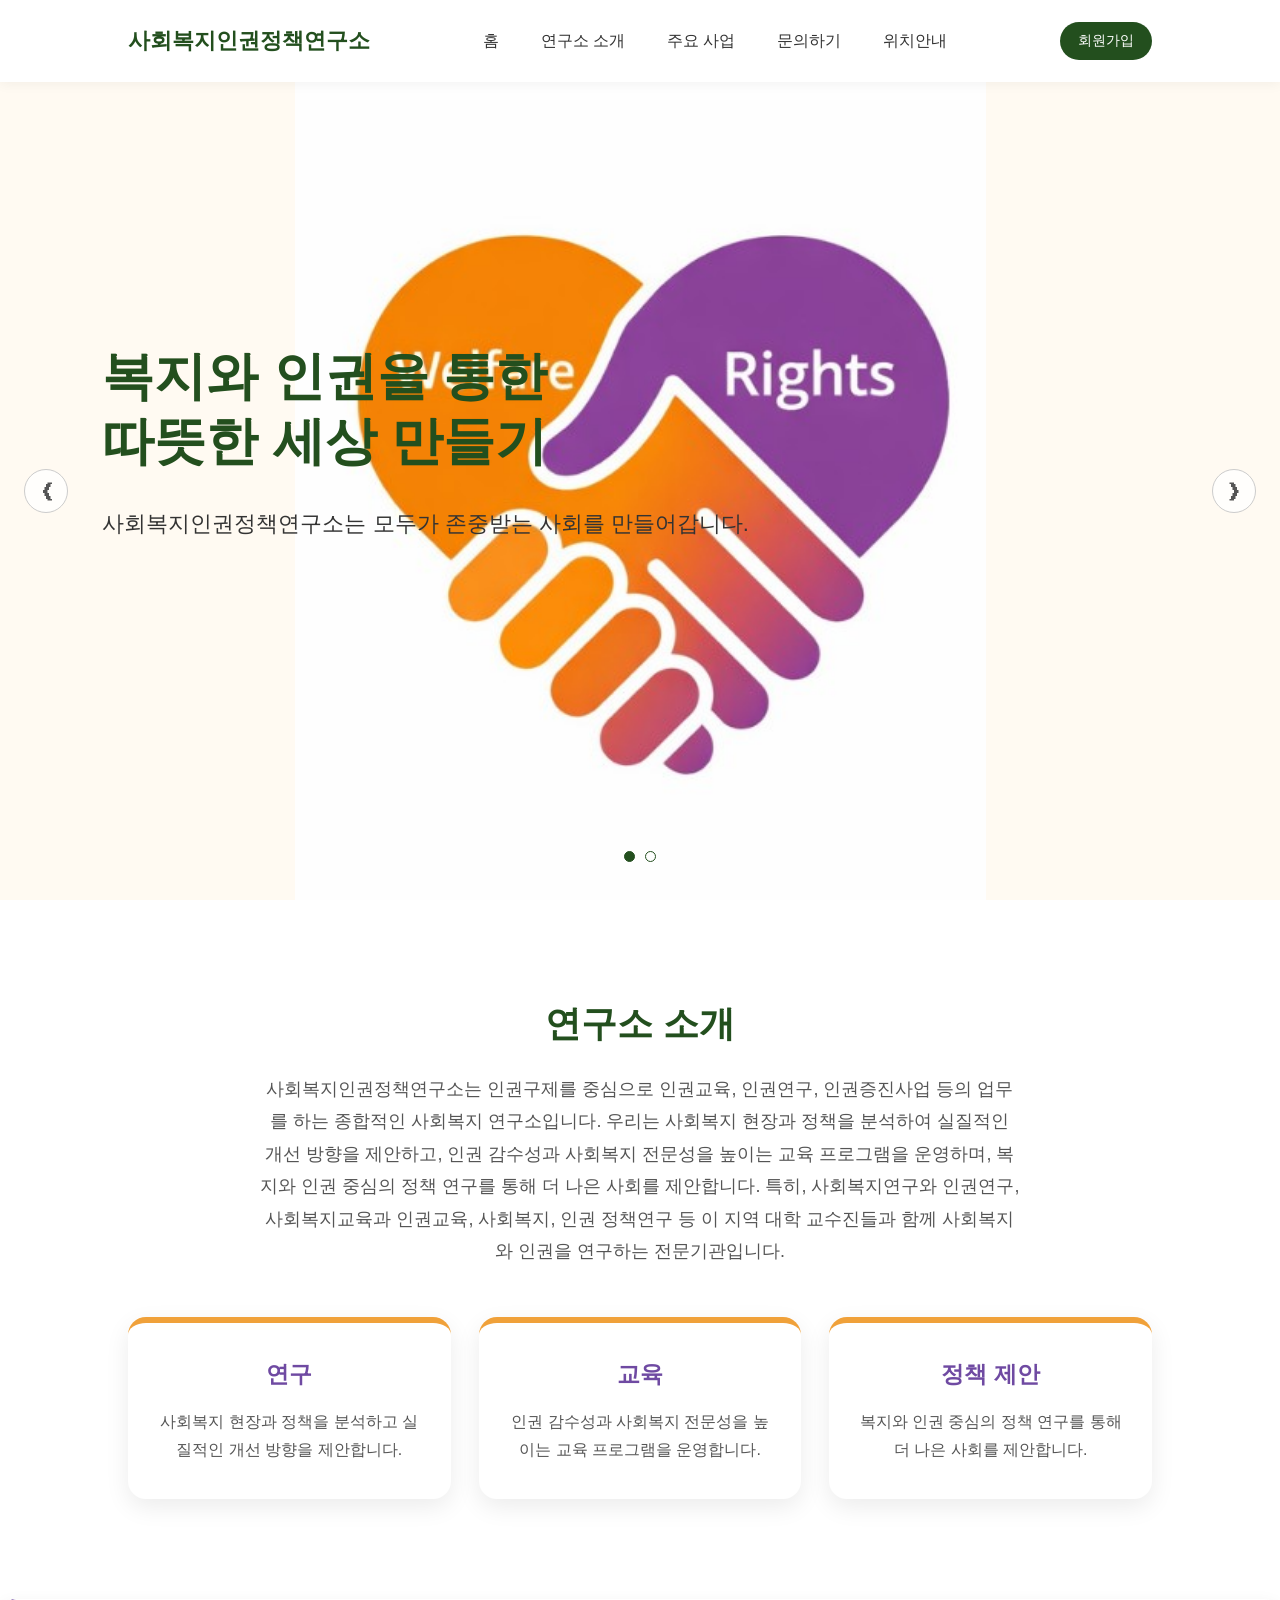
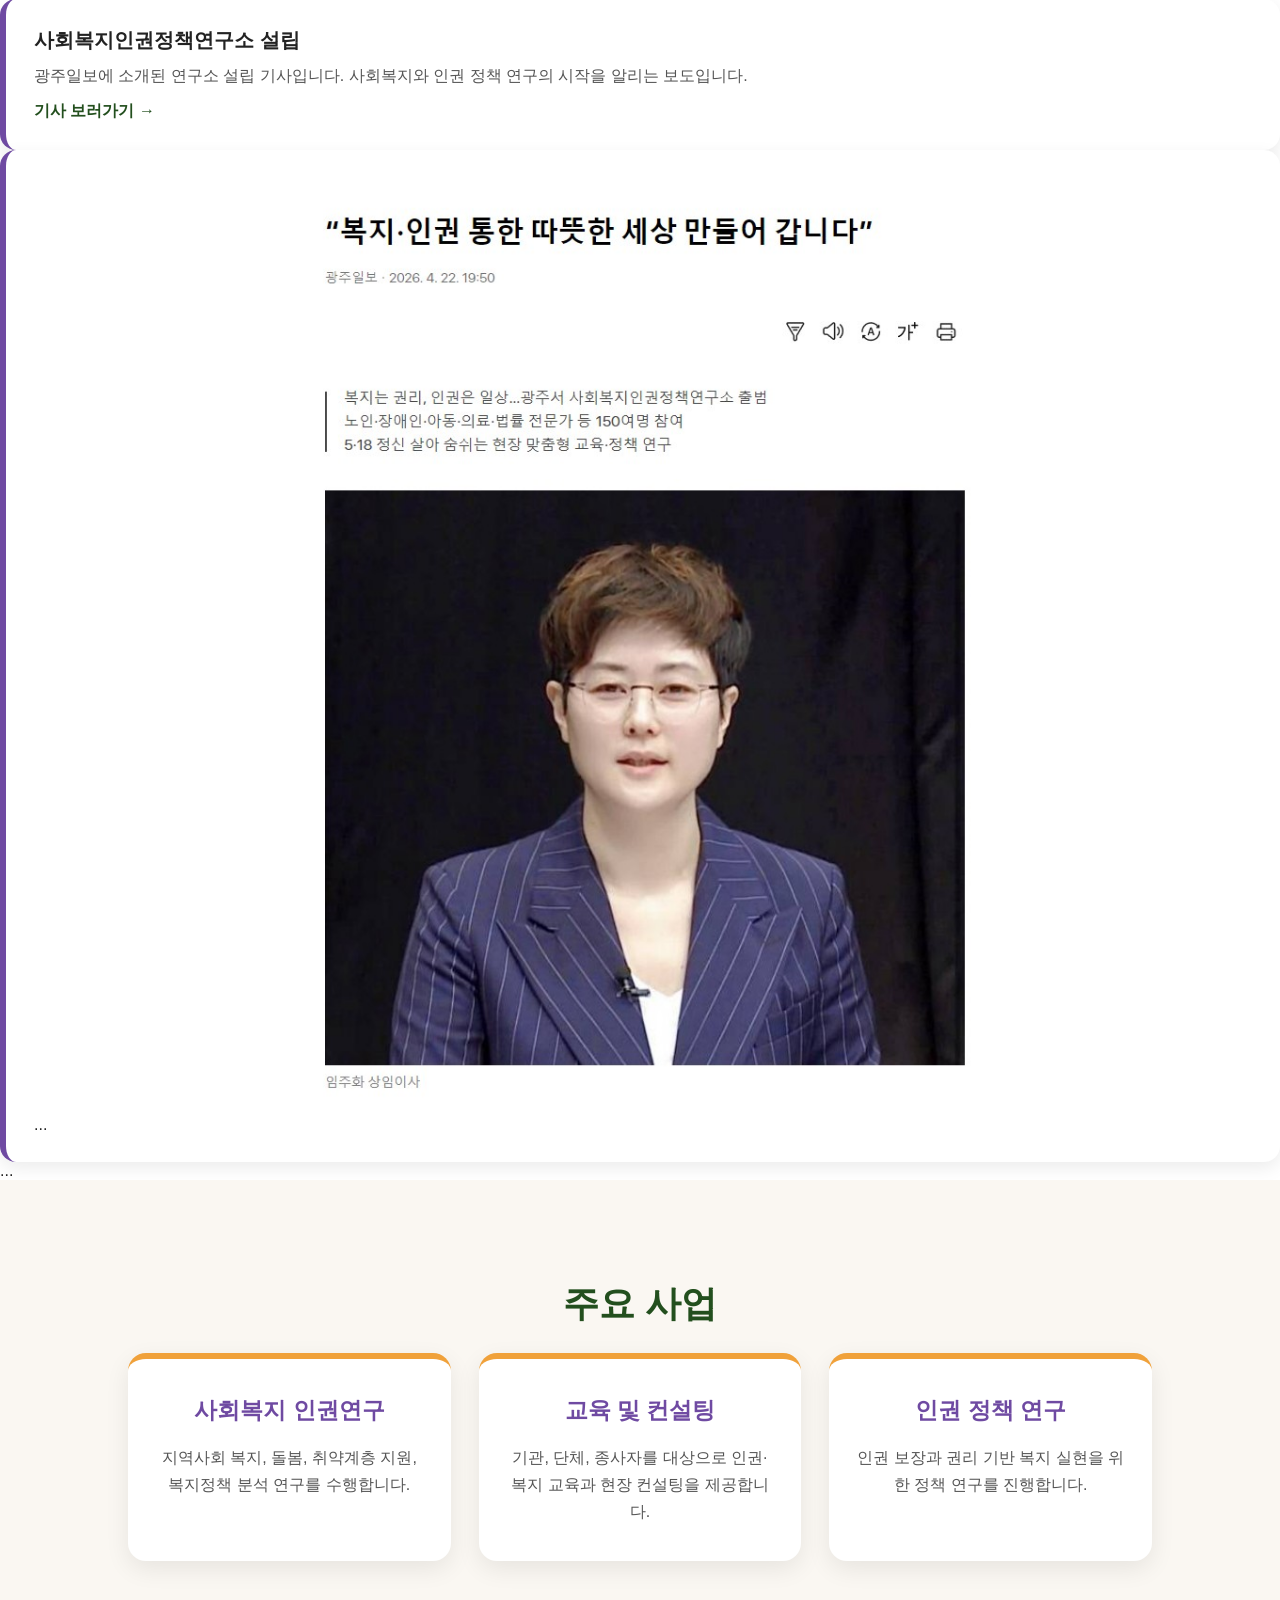
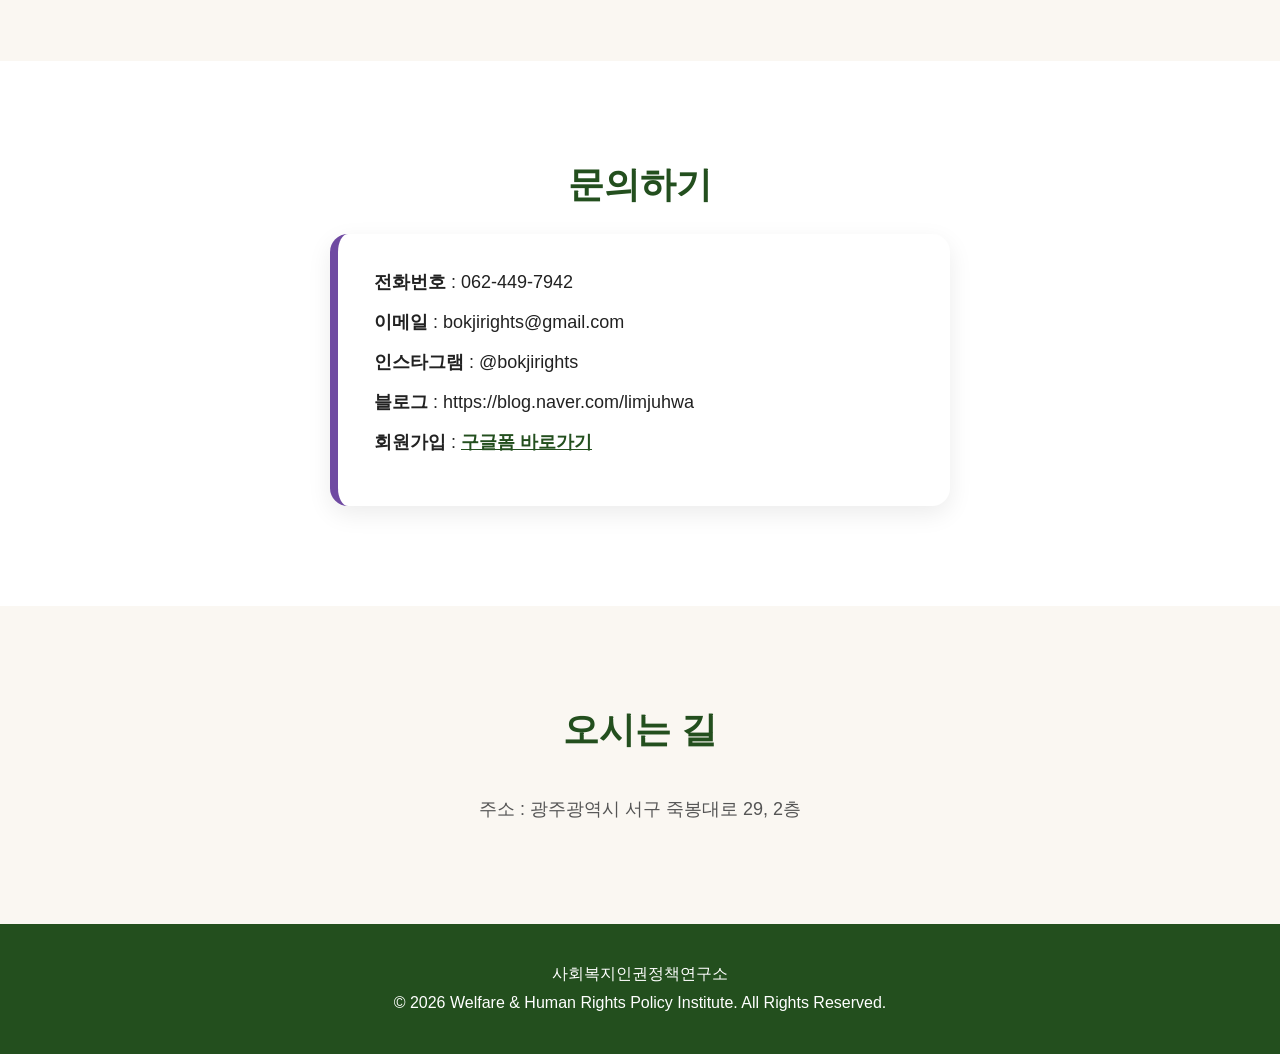
<file: index.html>
<!DOCTYPE html>
<html lang="ko">
<head>
<meta charset="UTF-8" />
<meta name="viewport" content="width=device-width, initial-scale=1.0" />
<title>사회복지인권정책연구소</title>
<link rel="stylesheet" href="style.css" />
</head>
<body>

<header class="header">
<div class="logo">사회복지인권정책연구소</div>

<nav class="nav" id="nav">
    <a href="#home">홈</a>
    <a href="#about">연구소 소개</a>
    <a href="#business">주요 사업</a>
    <a href="#contact">문의하기</a>
    <a href="#location">위치안내</a>
</nav>

<a href="https://forms.gle/dAt5u8eJA9qvGuTd7" target="_blank" class="join-btn">회원가입</a>

<button class="menu-btn" id="menuBtn">☰</button>
</header>

<section id="home" class="hero">
<div class="slide active" style="background-image: url('main.jpg');">
    <div class="hero-text">
    <h1>복지와 인권을 통한<br />따뜻한 세상 만들기</h1>
    <p>사회복지인권정책연구소는 모두가 존중받는 사회를 만들어갑니다.</p>
    </div>
</div>

<div class="slide" style="background-image: url('main2.jpg');">
    <div class="hero-text">
    <h1>사회복지 연구와<br />인권 정책의 연결</h1>
    <p>연구, 교육, 컨설팅을 통해 현장의 변화를 지원합니다.</p>
    </div>
</div>

<button class="prev" id="prevBtn">&#10094;</button>
<button class="next" id="nextBtn">&#10095;</button>

<div class="dots" id="dots"></div>
</section>

<section id="about" class="section">
<h2>연구소 소개</h2>
<p class="section-desc">
    사회복지인권정책연구소는 인권구제를 중심으로 인권교육, 인권연구, 인권증진사업 등의 업무를 하는 종합적인 사회복지 연구소입니다. 
    우리는 사회복지 현장과 정책을 분석하여 실질적인 개선 방향을 제안하고, 인권 감수성과 사회복지 전문성을 높이는 교육 프로그램을 운영하며, 
    복지와 인권 중심의 정책 연구를 통해 더 나은 사회를 제안합니다.

    특히, 사회복지연구와 인권연구, 사회복지교육과 인권교육, 사회복지, 인권 정책연구 등 이 지역 대학 교수진들과
    함께 사회복지와 인권을 연구하는 전문기관입니다.

<div class="cards">
    <div class="card">
    <h3>연구</h3>
    <p>사회복지 현장과 정책을 분석하고 실질적인 개선 방향을 제안합니다.</p>
    </div>
    <div class="card">
    <h3>교육</h3>
    <p>인권 감수성과 사회복지 전문성을 높이는 교육 프로그램을 운영합니다.</p>
    </div>
    <div class="card">
    <h3>정책 제안</h3>
    <p>복지와 인권 중심의 정책 연구를 통해 더 나은 사회를 제안합니다.</p>
    </div>
</div>
</section>

<div class="news-box">

    <div class="news-card">
    <div class="news-content">
        <h4>사회복지인권정책연구소 설립</h4>
        <p>
        광주일보에 소개된 연구소 설립 기사입니다. 
        사회복지와 인권 정책 연구의 시작을 알리는 보도입니다.
        </p>

        <a href="https://v.daum.net/v/20260422195035114" target="_blank">
        기사 보러가기 →
        </a>
    </div>
    </div></div>
<div class="news-card">
<img src="news.jpg" alt="기사 이미지" class="news-img">

<div class="news-content">
    ...
</div>
</div>

<div class="cards">
    ...
</div>
</section>

<section id="business" class="section bg-light">
<h2>주요 사업</h2>

<div class="business-grid">
    <div class="business-item">
    <h3>사회복지 인권연구</h3>
    <p>지역사회 복지, 돌봄, 취약계층 지원, 복지정책 분석 연구를 수행합니다.</p>
    </div>
    <div class="business-item">
    <h3>교육 및 컨설팅</h3>
    <p>기관, 단체, 종사자를 대상으로 인권·복지 교육과 현장 컨설팅을 제공합니다.</p>
    </div>
    <div class="business-item">
    <h3>인권 정책 연구</h3>
    <p>인권 보장과 권리 기반 복지 실현을 위한 정책 연구를 진행합니다.</p>
    </div>
</div>
</section>

<section id="contact" class="section">
<h2>문의하기</h2>

<div class="contact-box">
    <p><strong>전화번호</strong> : 062-449-7942</p>
    <p><strong>이메일</strong> : bokjirights@gmail.com</p>
    <p><strong>인스타그램</strong> : @bokjirights</p>
    <p><strong>블로그</strong> : https://blog.naver.com/limjuhwa</p>
    <p>
    <strong>회원가입</strong> :
    <a href="https://forms.gle/dAt5u8eJA9qvGuTd7" target="_blank">구글폼 바로가기</a>
    </p>
</div>
</section>

<section id="location" class="section bg-light">
<h2>오시는 길</h2>

<!-- * 카카오맵 - 지도퍼가기 -->
<!-- 1. 지도 노드 -->
<div id="daumRoughmapContainer1777526987842" class="root_daum_roughmap root_daum_roughmap_landing"></div>

<!--
	2. 설치 스크립트
	* 지도 퍼가기 서비스를 2개 이상 넣을 경우, 설치 스크립트는 하나만 삽입합니다.
-->
<script charset="UTF-8" class="daum_roughmap_loader_script" src="https://ssl.daumcdn.net/dmaps/map_js_init/roughmapLoader.js"></script>


<!-- 3. 실행 스크립트 -->
<script charset="UTF-8">
	new daum.roughmap.Lander({
		"timestamp" : "1777526987842",
		"key" : "my2z8pc488w",
		"mapWidth" : "100%",
		"mapHeight" : "360"
	}).render();
</script>

<p class="address">주소 : 광주광역시 서구 죽봉대로 29, 2층</p>
</section>

<footer class="footer">
<p>사회복지인권정책연구소</p>
<p>© 2026 Welfare & Human Rights Policy Institute. All Rights Reserved.</p>
</footer>

<script src="script.js"></script>
</body>
</html>
</file>
<file: style.css>
* {
  margin: 0;
  padding: 0;
  box-sizing: border-box;
}

html {
  scroll-behavior: smooth;
}

body {
  font-family: "Noto Sans KR", Arial, sans-serif;
  color: #222;
  background: #fff;
}

.header {
  width: 100%;
  height: 82px;
  padding: 0 10%;
  display: flex;
  align-items: center;
  justify-content: space-between;
  background: #fff;
  position: fixed;
  top: 0;
  z-index: 1000;
  box-shadow: 0 2px 12px rgba(0, 0, 0, 0.05);
}

.logo {
  font-size: 22px;
  font-weight: 800;
  color: #234f1e;
}

.nav {
  display: flex;
  gap: 42px;
}

.nav a {
  text-decoration: none;
  color: #333;
  font-size: 16px;
  font-weight: 500;
}

.nav a:hover {
  color: #234f1e;
}

.join-btn {
  background: #234f1e;
  color: #fff;
  text-decoration: none;
  padding: 10px 18px;
  border-radius: 24px;
  font-size: 14px;
}

.menu-btn {
  display: none;
  font-size: 28px;
  background: none;
  border: none;
  cursor: pointer;
}

.hero {
  margin-top: 82px;
  height: calc(100vh - 82px);
  position: relative;
  overflow: hidden;
}

.slide {
  width: 100%;
  height: 100%;
  background-size: cover;
  background-position: center;
  position: absolute;
  opacity: 0;
  transition: opacity 0.7s ease;
}

.slide.active {
  opacity: 1;
}

.hero-text {
  position: absolute;
  top: 32%;
  left: 8%;
  color: #234f1e;
}

.hero-text h1 {
  font-size: 52px;
  line-height: 1.25;
  font-weight: 900;
  margin-bottom: 35px;
}

.hero-text p {
  font-size: 22px;
  color: #333;
}

<!--뉴스-->
.news-box {
  max-width: 900px;
  margin: 50px auto;
  text-align: left;
}

.news-box h3 {
  font-size: 24px;
  color: #234f1e;
  margin-bottom: 20px;
}

.news-card {
  background: #fff;
  padding: 28px;
  border-radius: 16px;
  box-shadow: 0 6px 18px rgba(0,0,0,0.08);
  border-left: 6px solid #6f4aa2;
}

/* 뉴스 이미지 기본 */
.news-img {
  width: 100%;
  height: auto;
  border-radius: 12px;
}

/* PC에서만 크기 줄이기 */
@media (min-width: 1200px) {
  .news-img {
    width: 80%;      /* 살짝 줄이기 */
    max-width: 700px;
    display: block;
    margin: 0 auto;  /* 가운데 정렬 */
  }
}

.news-content h4 {
  font-size: 20px;
  margin-bottom: 12px;
}

.news-content p {
  font-size: 16px;
  color: #555;
  margin-bottom: 14px;
}

.news-content a {
  color: #234f1e;
  font-weight: 700;
  text-decoration: none;
}

.news-content a:hover {
  text-decoration: underline;
}

.news-img {
  width: 100%;
  border-radius: 12px;
  margin-bottom: 15px;
}

.prev,
.next {
  position: absolute;
  top: 50%;
  transform: translateY(-50%);
  border: 1px solid #ccc;
  background: rgba(255, 255, 255, 0.75);
  color: #555;
  width: 44px;
  height: 44px;
  border-radius: 50%;
  font-size: 24px;
  cursor: pointer;
}

.prev {
  left: 24px;
}

.next {
  right: 24px;
}

.dots {
  position: absolute;
  bottom: 34px;
  width: 100%;
  text-align: center;
}

.dot {
  width: 11px;
  height: 11px;
  margin: 0 5px;
  display: inline-block;
  border-radius: 50%;
  border: 1px solid #234f1e;
  cursor: pointer;
}

.dot.active {
  background: #234f1e;
}

.section {
  padding: 100px 10%;
  text-align: center;
}

.section h2 {
  font-size: 36px;
  color: #234f1e;
  margin-bottom: 24px;
}

.section-desc {
  max-width: 760px;
  margin: 0 auto 50px;
  font-size: 18px;
  line-height: 1.8;
  color: #555;
}

.bg-light {
  background: #faf7f2;
}

.cards,
.business-grid {
  display: grid;
  grid-template-columns: repeat(3, 1fr);
  gap: 28px;
}

.card,
.business-item {
  background: #fff;
  padding: 36px 28px;
  border-radius: 18px;
  box-shadow: 0 8px 24px rgba(0, 0, 0, 0.08);
  border-top: 6px solid #f0a13a;
}

.card h3,
.business-item h3 {
  font-size: 23px;
  color: #6f4aa2;
  margin-bottom: 18px;
}

.card p,
.business-item p {
  font-size: 16px;
  color: #555;
  line-height: 1.7;
}

.contact-box {
  max-width: 620px;
  margin: 0 auto;
  text-align: left;
  background: #fff;
  padding: 36px;
  border-radius: 18px;
  box-shadow: 0 8px 24px rgba(0, 0, 0, 0.08);
  border-left: 8px solid #6f4aa2;
}

.contact-box p {
  font-size: 18px;
  margin-bottom: 16px;
}

.contact-box a {
  color: #234f1e;
  font-weight: 700;
}

/* 지도 영역 전체 */
.map-box {
  width: 100%;
  max-width: 900px;
  margin: 40px auto; /* 가운데 정렬 핵심 */
  border-radius: 20px;
  overflow: hidden;
  box-shadow: 0 10px 28px rgba(0, 0, 0, 0.08);
}

/* iframe 반응형 처리 */
.map-box iframe {
  width: 100%;
  height: 400px;
  border: none;
  display: block;
}

/* 모바일 */
@media (max-width: 768px) {
  .map-box iframe {
    height: 300px;
  }
}

.address {
  font-size: 18px;
  color: #555;
  text-align: center;
  font-size: 18px;
  margin-top: 15px;
  line-height: 1.6;
}

.footer {
  background: #234f1e;
  color: #fff;
  text-align: center;
  padding: 36px 20px;
  line-height: 1.8;
}

/* 반응형 */
@media (max-width: 900px) {
  .header {
    padding: 0 5%;
  }

  .nav {
    display: none;
    position: absolute;
    top: 82px;
    left: 0;
    width: 100%;
    background: #fff;
    flex-direction: column;
    text-align: center;
    padding: 24px 0;
    gap: 22px;
    box-shadow: 0 8px 20px rgba(0, 0, 0, 0.08);
  }

  .nav.active {
    display: flex;
  }

  .menu-btn {
    display: block;
  }

  .join-btn {
    display: none;
  }

  .hero-text {
    left: 6%;
    top: 28%;
  }

  .hero-text h1 {
    font-size: 38px;
  }

  .hero-text p {
    font-size: 18px;
  }

  .cards,
  .business-grid {
    grid-template-columns: 1fr;
  }
}

@media (max-width: 520px) {
  .logo {
    font-size: 18px;
  }

  .hero {
    height: 620px;
  }

  .hero-text h1 {
    font-size: 31px;
  }

  .hero-text p {
    font-size: 16px;
  }

  .section {
    padding: 76px 6%;
  }

  .section h2 {
    font-size: 29px;
  }

  .prev,
  .next {
    display: none;
  }
}

/* 이미지 자체에 글씨가 있는 슬라이드는 텍스트 숨김 */
.slide.image-only .hero-text {
  display: none;
}

/* 슬라이드 이미지가 잘리지 않도록 조정 */
.slide {
  background-size: contain;
  background-repeat: no-repeat;
  background-position: center;
  background-color: #fffaf2;
}

/* 카카오맵 컨테이너 가운데 정렬 */
.root_daum_roughmap {
  width: 100% !important;
  max-width: 900px;
  margin: 40px auto !important;
}

/* 내부 지도도 꽉 채우기 */
.root_daum_roughmap .wrap_map {
  width: 100% !important;
}
</file>
